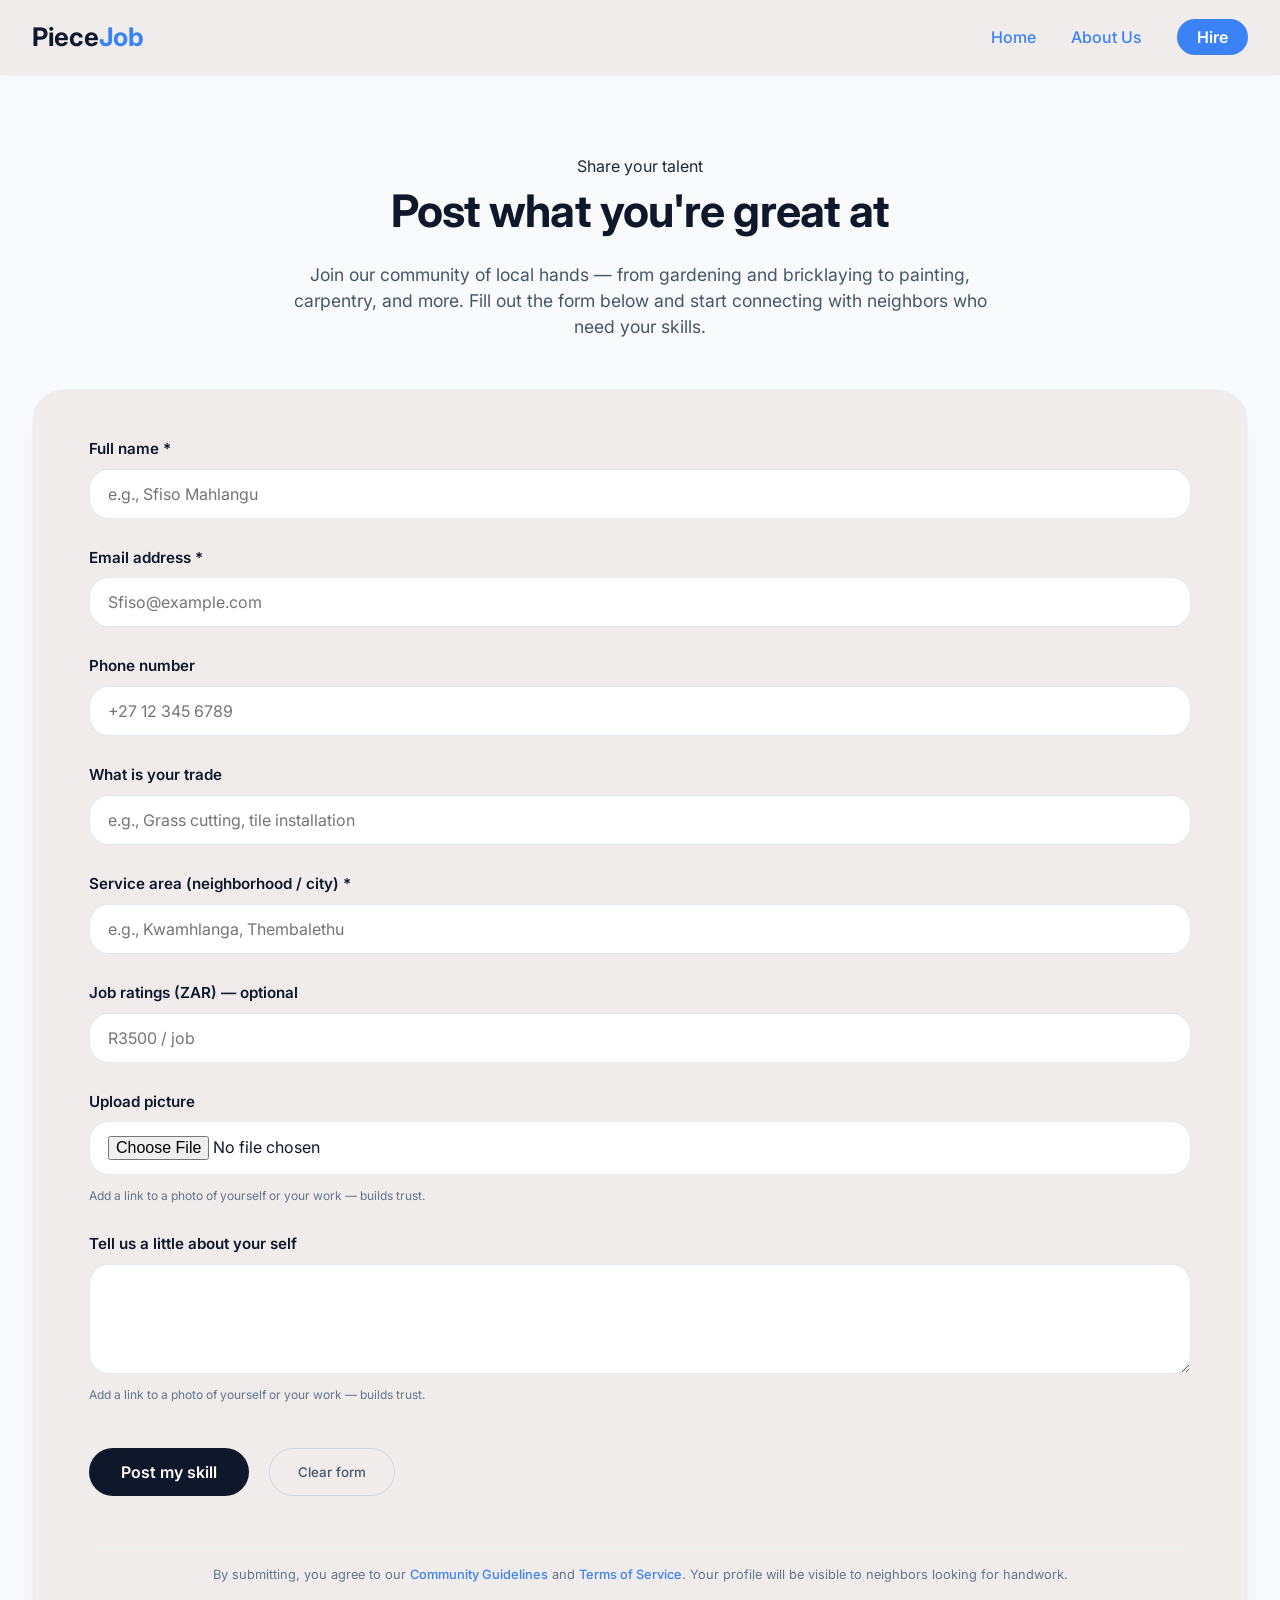
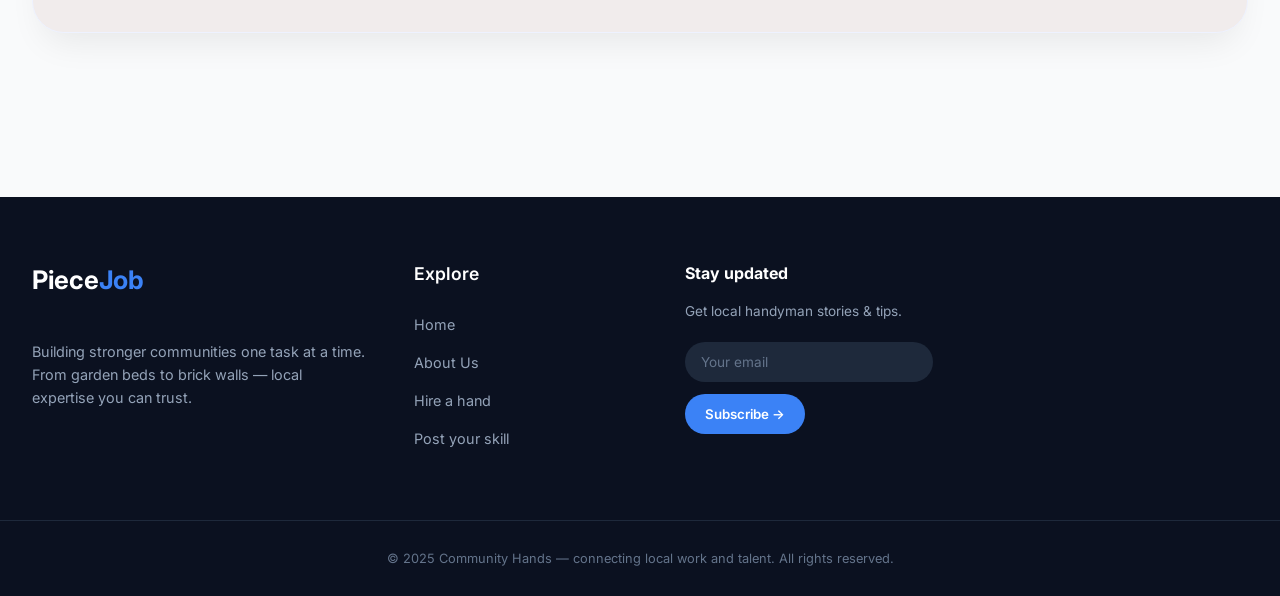
<file: pages/form.html>
<!doctype html>
<html lang="en">
  <head>
    <meta charset="UTF-8" />
    <meta
      name="viewport"
      content="width=device-width, initial-scale=1.0, user-scalable=yes"
    />
    <title>Post Your Skill</title>
    <title>Piece job</title>

    <link
      rel="shortcut icon"
      href="./assets/images/favicon.png"
      type="image/x-icon"
    />
    <!-- Google Fonts -->
    <link
      href="https://fonts.googleapis.com/css2?family=Inter:opsz,wght@14..32,300;14..32,400;14..32,500;14..32,600;14..32,700&display=swap"
      rel="stylesheet"
    />
    <link rel="stylesheet" href="../styles/form.css" />
  </head>
  <body>
    <!-- ================= NAVBAR ================= -->
    <nav class="navbar">
      <div class="container nav-container">
        <a href="../index.html" class="logo">Piece<span>Job</span></a>
        <ul class="nav-links">
          <li><a href="../index.html" class="nav-item">Home</a></li>
          <li><a href="../index.html#about" class="nav-item">About Us</a></li>
          <li>
            <a href="../index.html#hire" class="nav-item hire-btn-nav">Hire</a>
          </li>
        </ul>
      </div>
    </nav>

    <!-- ================= POST YOUR SKILL FORM SECTION ================= -->
    <section class="post-skill-page">
      <div class="container">
        <div class="form-header">
          <span class="section-tag">Share your talent</span>
          <h1>Post what you're great at</h1>
          <p>
            Join our community of local hands — from gardening and bricklaying
            to painting, carpentry, and more. Fill out the form below and start
            connecting with neighbors who need your skills.
          </p>
        </div>

        <div class="form-card">
          <form class="skill-form" action="#" method="post">
            <!-- Full Name -->
            <div class="form-group">
              <label for="fullname">Full name *</label>
              <input
                type="text"
                id="fullname"
                name="fullname"
                placeholder="e.g., Sfiso Mahlangu"
                required
              />
            </div>

            <!-- Email -->
            <div class="form-group">
              <label for="email">Email address *</label>
              <input
                type="email"
                id="email"
                name="email"
                placeholder="Sfiso@example.com"
                required
              />
            </div>

            <!-- Phone -->
            <div class="form-group">
              <label for="phone">Phone number</label>
              <input
                type="tel"
                id="phone"
                name="phone"
                placeholder="+27 12 345 6789"
              />
            </div>

            <!-- Skill / Trade -->
            <!-- <div class="form-group">
              <label for="skill">What is your main handwork skill? *</label>
              <select id="skill" name="skill" required>
                <option value="" disabled selected>Select your trade</option>
                <option value="gardening">Gardening & Landscaping</option>
                <option value="bricklaying">Bricklaying & Masonry</option>
                <option value="painting">Painting & Drywall</option>
                <option value="carpentry">Carpentry & Woodworking</option>
                <option value="plumbing">Plumbing Basics</option>
                <option value="electrical">Electrical (small repairs)</option>
                <option value="handyman">General Handyman</option>
                <option value="cleaning">Deep Cleaning & Organization</option>
                <option value="other">Other (specify below)</option>
              </select>
            </div> -->

            <!-- Other skill (conditional but visible for simplicity) -->
            <div class="form-group">
              <label for="other-skill">What is your trade</label>
              <input
                type="text"
                id="other-skill"
                name="other_skill"
                placeholder="e.g., Grass cutting, tile installation"
              />
            </div>

            <!-- Service area -->
            <div class="form-group">
              <label for="location">Service area (neighborhood / city) *</label>
              <input
                type="text"
                id="location"
                name="location"
                placeholder="e.g., Kwamhlanga, Thembalethu"
                required
              />
            </div>

            <!-- Hourly rate (optional) -->
            <div class="form-group">
              <label for="rate">Job ratings (ZAR) — optional</label>
              <input
                type="text"
                id="rate"
                name="rate"
                placeholder="R3500 / job"
              />
            </div>

            <!-- Profile image preview note (simulated) -->
            <div class="form-group">
              <label for="photo">Upload picture </label>
              <input type="file" id="photo" name="photo" />
              <small class="field-hint"
                >Add a link to a photo of yourself or your work — builds
                trust.</small
              >
            </div>
            <div class="form-group">
              <label for="info">Tell us a little about your self</label>

              <textarea type="text-area" id="info" name="info"></textarea>
              <small class="field-hint"
                >Add a link to a photo of yourself or your work — builds
                trust.</small
              >
            </div>

            <!-- Submit button -->
            <div class="form-actions">
              <button type="submit" class="btn-submit">Post my skill</button>
              <button type="reset" class="btn-reset">Clear form</button>
            </div>

            <p class="form-note">
              By submitting, you agree to our
              <a href="#">Community Guidelines</a> and
              <a href="#">Terms of Service</a>. Your profile will be visible to
              neighbors looking for handwork.
            </p>
          </form>
        </div>
      </div>
    </section>

    <!-- ================= FOOTER ================= -->
    <footer class="footer">
      <div class="container footer-container">
        <div class="footer-brand">
          <div class="logo">Piece<span>Job</span></div>
          <p>
            Building stronger communities one task at a time. From garden beds
            to brick walls — local expertise you can trust.
          </p>
        </div>
        <div class="footer-links">
          <h4>Explore</h4>
          <ul>
            <li><a href="index.html#home">Home</a></li>
            <li><a href="index.html#about">About Us</a></li>
            <li><a href="index.html#hire">Hire a hand</a></li>
            <li><a href="../pages/form.html">Post your skill</a></li>
          </ul>
        </div>

        <div class="footer-newsletter">
          <h4>Stay updated</h4>
          <p>Get local handyman stories & tips.</p>
          <form class="newsletter-form" action="#" method="post">
            <input type="email" placeholder="Your email" required />
            <button type="submit">Subscribe →</button>
          </form>
        </div>
      </div>
      <div class="footer-bottom">
        <div class="container">
          <p>
            &copy; 2025 Community Hands — connecting local work and talent. All
            rights reserved.
          </p>
        </div>
      </div>
    </footer>
  </body>
</html>
</file>
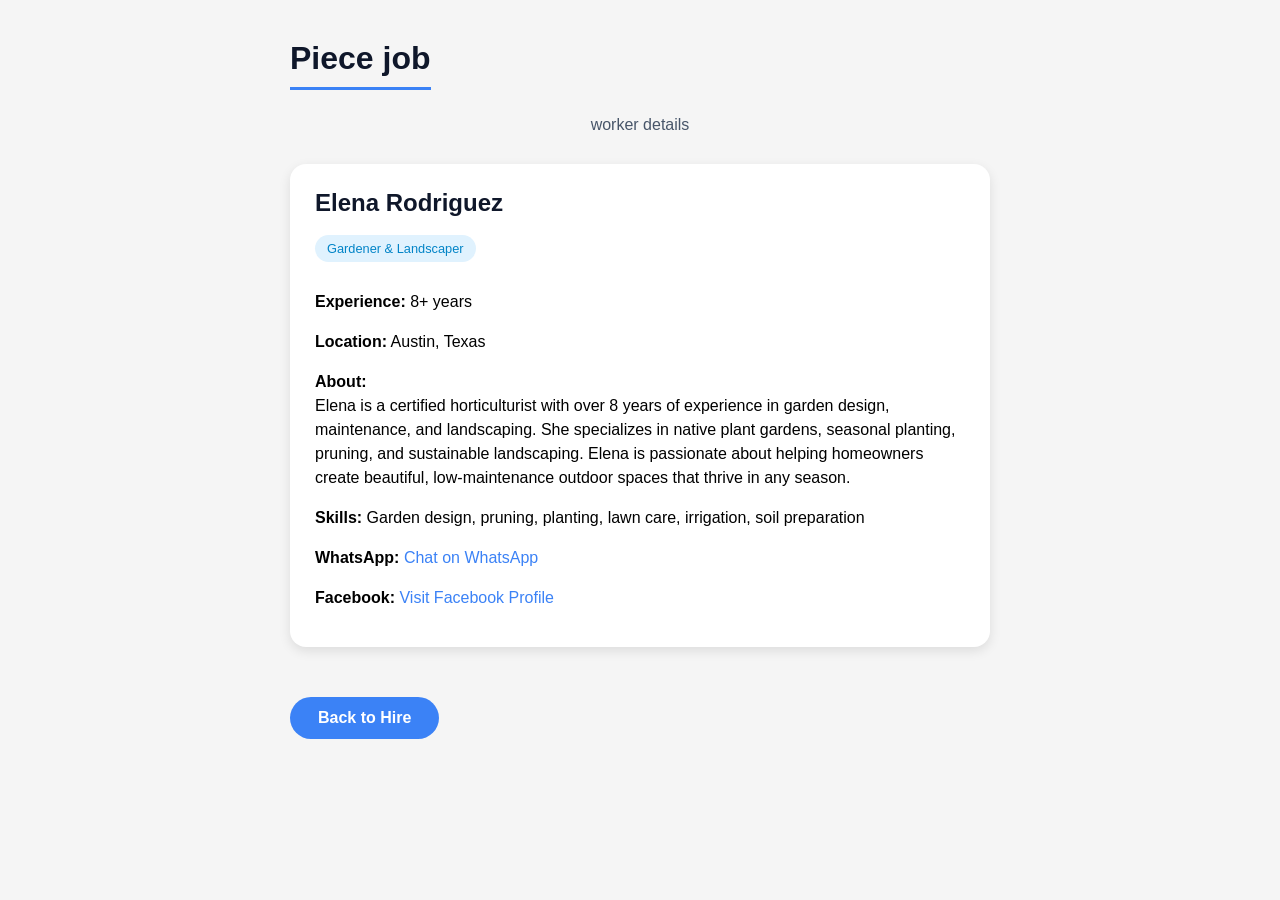
<file: pages/worker_details.html>
<!doctype html>
<html lang="en">
  <head>
    <meta charset="UTF-8" />
    <title>Woker <details></details></title>
    <link rel="stylesheet" href="../styles/worker_details.css" />
  </head>
  <body>
    <h1>Piece job</h1>
    <p class="subtitle">worker details</p>

    <!-- Worker: Elena Rodriguez -->
    <div class="worker-card">
      <h2>Elena Rodriguez</h2>
      <p class="work-tag">Gardener & Landscaper</p>

      <p><strong>Experience:</strong> 8+ years</p>
      <p><strong>Location:</strong> Austin, Texas</p>

      <p>
        <strong>About:</strong><br />
        Elena is a certified horticulturist with over 8 years of experience in
        garden design, maintenance, and landscaping. She specializes in native
        plant gardens, seasonal planting, pruning, and sustainable landscaping.
        Elena is passionate about helping homeowners create beautiful,
        low-maintenance outdoor spaces that thrive in any season.
      </p>

      <p>
        <strong>Skills:</strong> Garden design, pruning, planting, lawn care,
        irrigation, soil preparation
      </p>

      <p>
        <strong>WhatsApp:</strong>
        <a
          href="https://wa.me/0604061400?text=Hi%20Elena%2C%20I%20want%20to%20hire%20you%20for%20gardening"
          >Chat on WhatsApp</a
        >
      </p>

      <p>
        <strong>Facebook:</strong>
        <a href="https://facebook.com/elena.rodriguez"
          >Visit Facebook Profile</a
        >
      </p>
    </div>
    <a href="../index.html#hire" class="back-btn">Back to Hire</a>
  </body>
</html>
</file>
<file: styles/form.css>
/* style.css - Community Hands Website*/
* {
  margin: 0;
  padding: 0;
  box-sizing: border-box;
}

body {
  font-family: "Inter", sans-serif;
  background-color: #ffffff;
  color: #1f2937;
  line-height: 1.5;
  scroll-behavior: smooth;
}

.container {
  max-width: 1280px;
  margin: 0 auto;
  padding: 0 32px;
}

/* ========== NAVBAR ========== */
.navbar {
  background-color: #f1ecec;
  box-shadow:
    0 1px 3px rgba(0, 0, 0, 0.05),
    0 1px 2px rgba(0, 0, 0, 0.03);
  position: sticky;
  top: 0;
  z-index: 100;
  backdrop-filter: blur(8px);
}

.nav-container {
  display: flex;
  justify-content: space-between;
  align-items: center;
  padding: 18px 32px;
}

.logo {
  font-size: 1.6rem;
  font-weight: 700;
  text-decoration: none;
  color: #0f172a;
  letter-spacing: -0.3px;
}

.logo span {
  color: #3b82f6;
}

.nav-links {
  display: flex;
  gap: 2.2rem;
  list-style: none;
  align-items: center;
}

.nav-item {
  text-decoration: none;
  font-weight: 500;
  color: #3b82f6;
  transition: color 0.2s ease;
  font-size: 1rem;
  position: relative;
  padding-bottom: 4px;
}

.nav-item:hover {
  border-bottom: 2px solid #3b82f6;
  color: #3b82f6;
  padding: 5px 8px 5px 8px;
  border-radius: 40px;
  font-weight: 600;
  transition: all 0.2s;
}

.hire-btn-nav {
  background: #3b82f6;
  color: white;
  padding: 8px 20px;
  border-radius: 40px;
  font-weight: 600;
  transition: all 0.2s;
}

.hire-btn-nav:hover {
  background: #3b82f6;
  color: white;
  padding: 8px 20px;
  border-radius: 40px;
  font-weight: 600;
  transition: all 0.2s;
}

/* ========== POST SKILL PAGE STYLES ========== */
.post-skill-page {
  padding: 80px 0 100px 0;
  background: #f9fafb;
}

.form-header {
  text-align: center;
  max-width: 720px;
  margin: 0 auto 48px auto;
}

.form-header h1 {
  font-size: 2.8rem;
  font-weight: 700;
  color: #0f172a;
  margin-bottom: 16px;
  letter-spacing: -0.02em;
}

.form-header p {
  font-size: 1.1rem;
  color: #475569;
  line-height: 1.5;
}

.form-card {
  background-color: #f1ecec;
  border-radius: 32px;
  box-shadow: 0 20px 35px -12px rgba(0, 0, 0, 0.08);
  padding: 48px 56px;
  margin-bottom: 64px;
  border: 1px solid #eef2ff;
}

.skill-form {
  display: flex;
  flex-direction: column;
  gap: 28px;
}

.form-group {
  display: flex;
  flex-direction: column;
  gap: 8px;
}

.form-group label {
  font-weight: 600;
  color: #0f172a;
  font-size: 0.95rem;
}

.form-group input,
.form-group select,
.form-group textarea {
  padding: 14px 18px;
  border: 1.5px solid #e2e8f0;
  border-radius: 20px;
  font-family: "Inter", sans-serif;
  font-size: 1rem;
  transition: all 0.2s ease;
  background: #ffffff;
  color: #0f172a;
}

.form-group input:focus,
.form-group select:focus,
.form-group textarea:focus {
  outline: none;
  border-color: #3b82f6;
  box-shadow: 0 0 0 3px rgba(59, 130, 246, 0.1);
}

.form-group textarea {
  resize: vertical;
  min-height: 110px;
}

.field-hint {
  font-size: 0.75rem;
  color: #64748b;
  margin-top: 4px;
}

.form-actions {
  display: flex;
  gap: 20px;
  margin-top: 16px;
  flex-wrap: wrap;
}

.btn-submit {
  background: #0f172a;
  color: white;
  padding: 14px 32px;
  border-radius: 60px;
  font-weight: 600;
  font-size: 1rem;
  border: none;
  cursor: pointer;
  transition: all 0.25s;
  font-family: "Inter", sans-serif;
}

.btn-submit:hover {
  background: #3b82f6;
  transform: translateY(-2px);
  box-shadow: 0 8px 20px rgba(59, 130, 246, 0.25);
}

.btn-reset {
  background: transparent;
  border: 1.5px solid #cbd5e1;
  color: #475569;
  padding: 14px 28px;
  border-radius: 60px;
  font-weight: 500;
  cursor: pointer;
  transition: all 0.2s;
  font-family: "Inter", sans-serif;
}

.btn-reset:hover {
  background: #f1f5f9;
  border-color: #94a3b8;
  color: #0f172a;
}

.form-note {
  font-size: 0.8rem;
  color: #64748b;
  text-align: center;
  margin-top: 24px;
  padding-top: 16px;
  border-top: 1px solid #edf2f7;
}

.form-note a {
  color: #3b82f6;
  text-decoration: none;
  font-weight: 500;
}

.form-note a:hover {
  text-decoration: underline;
}

/* Recent skills preview */
.recent-skills-preview {
  background: white;
  border-radius: 28px;
  padding: 40px 48px;
  text-align: center;
  border: 1px solid #eef2ff;
  box-shadow: 0 8px 20px rgba(0, 0, 0, 0.02);
}

.preview-header span {
  font-size: 0.85rem;
  text-transform: uppercase;
  letter-spacing: 1px;
  color: #3b82f6;
  font-weight: 600;
}

.preview-header h3 {
  font-size: 1.6rem;
  color: #0f172a;
  margin: 12px 0 28px 0;
}

.mini-skills-list {
  display: flex;
  flex-wrap: wrap;
  justify-content: center;
  gap: 16px;
}

.mini-skill {
  background: #f1f5f9;
  padding: 10px 22px;
  border-radius: 60px;
  font-size: 0.9rem;
  font-weight: 500;
  color: #1e293b;
  transition: all 0.2s;
}

.mini-skill:hover {
  background: #e0f2fe;
  transform: translateY(-2px);
}

/* ========== FOOTER ========== */
.footer {
  background: #0b1120;
  color: #cbd5e1;
  padding-top: 64px;
  margin-top: 0;
}

.footer-container {
  display: grid;
  grid-template-columns: 1.5fr 1fr 1fr 1.2fr;
  gap: 48px;
  padding-bottom: 56px;
}

.footer-brand .logo {
  color: white;
  margin-bottom: 20px;
  display: inline-block;
}

.footer-brand p {
  margin: 20px 0 24px;
  line-height: 1.6;
  color: #94a3b8;
  font-size: 0.9rem;
}

.social-icons {
  display: flex;
  gap: 18px;
}

.social-icons a {
  text-decoration: none;
  font-size: 1.5rem;
  opacity: 0.8;
  transition: opacity 0.2s;
}

.social-icons a:hover {
  opacity: 1;
}

.footer-links h4 {
  color: white;
  font-size: 1.1rem;
  font-weight: 600;
  margin-bottom: 24px;
}

.footer-links ul {
  list-style: none;
}

.footer-links li {
  margin-bottom: 14px;
}

.footer-links a {
  text-decoration: none;
  color: #94a3b8;
  transition: color 0.2s;
  font-size: 0.9rem;
}

.footer-links a:hover {
  color: white;
}

.footer-newsletter h4 {
  color: white;
  margin-bottom: 16px;
}

.footer-newsletter p {
  font-size: 0.85rem;
  margin-bottom: 20px;
  color: #94a3b8;
}

.newsletter-form {
  display: flex;
  gap: 12px;
  flex-wrap: wrap;
}

.newsletter-form input {
  flex: 1;
  padding: 12px 16px;
  border-radius: 60px;
  border: none;
  background: #1e293b;
  color: white;
  font-family: inherit;
  outline: none;
  font-size: 0.85rem;
}

.newsletter-form input::placeholder {
  color: #64748b;
}

.newsletter-form button {
  background: #3b82f6;
  border: none;
  padding: 0 20px;
  border-radius: 60px;
  color: white;
  font-weight: 600;
  cursor: pointer;
  transition: background 0.2s;
  font-family: inherit;
  height: 40px;
}

.newsletter-form button:hover {
  background: #2563eb;
}

.footer-bottom {
  border-top: 1px solid #1e293b;
  padding: 28px 0;
  text-align: center;
  font-size: 0.8rem;
  color: #64748b;
}

/* ========== RESPONSIVE ========== */
@media (max-width: 1024px) {
  .hero-grid {
    grid-template-columns: 1fr;
    text-align: center;
    gap: 32px;
  }
  .hero-content p {
    max-width: 100%;
  }
  .hero-stats {
    justify-content: center;
  }
  .hero-buttons {
    justify-content: center;
  }
  .about-grid {
    grid-template-columns: repeat(2, 1fr);
  }
  .footer-container {
    grid-template-columns: 1fr 1fr;
    gap: 40px;
  }
  .form-card {
    padding: 32px 36px;
  }
  .form-header h1 {
    font-size: 2.3rem;
  }
}

@media (max-width: 768px) {
  .container {
    padding: 0 24px;
  }
  .nav-container {
    flex-direction: column;
    gap: 16px;
    padding: 18px 24px;
  }
  .nav-links {
    gap: 1.5rem;
    flex-wrap: wrap;
    justify-content: center;
  }
  .hero-content h1 {
    font-size: 2.4rem;
  }
  .about-grid {
    grid-template-columns: 1fr;
    gap: 24px;
  }
  .cards-grid {
    grid-template-columns: 1fr;
  }
  .footer-container {
    grid-template-columns: 1fr;
    text-align: center;
  }
  .social-icons {
    justify-content: center;
  }
  .newsletter-form {
    justify-content: center;
  }
  .section-header h2 {
    font-size: 1.9rem;
  }
  .hero-stats {
    flex-wrap: wrap;
    justify-content: center;
    gap: 28px;
  }
  .form-card {
    padding: 28px 20px;
  }
  .form-actions {
    flex-direction: column;
  }
  .btn-submit,
  .btn-reset {
    width: 100%;
    text-align: center;
    justify-content: center;
  }
  .form-header h1 {
    font-size: 1.9rem;
  }
  .preview-header h3 {
    font-size: 1.3rem;
  }
  .mini-skills-list {
    flex-direction: column;
    align-items: center;
  }
  .mini-skill {
    width: 100%;
    text-align: center;
  }
}
</file>
<file: styles/worker_details.css>
body {
  font-family: Arial, Helvetica, sans-serif;
  background-color: #f5f5f5;
  margin: 0;
  padding: 40px;
  max-width: 700px;
  margin: 0 auto;
}

h1 {
  color: #0f172a;
  text-align: center;
  border-bottom: 3px solid #3b82f6;
  display: inline-block;
  width: auto;
  margin: 0 auto 10px auto;
  padding-bottom: 10px;
}

.subtitle {
  text-align: center;
  color: #475569;
  margin-bottom: 30px;
}

.worker-card {
  background: white;
  border-radius: 16px;
  padding: 25px;
  box-shadow: 0 4px 12px rgba(0, 0, 0, 0.1);
}

.worker-card h2 {
  color: #0f172a;
  margin-top: 0;
  margin-bottom: 5px;
}

.work-tag {
  display: inline-block;
  background: #e0f2fe;
  color: #0284c7;
  padding: 4px 12px;
  border-radius: 20px;
  font-size: 0.8rem;
  margin-bottom: 20px;
}

.worker-card p {
  margin-bottom: 12px;
  line-height: 1.5;
}

.worker-card a {
  color: #3b82f6;
  text-decoration: none;
}

.worker-card a:hover {
  text-decoration: underline;
}

.back-btn {
  margin-top: 50px;
  margin-left: 0px;
  background: #3b82f6;
  color: white;
  padding: 12px 28px;
  border: none;
  border-radius: 40px;
  text-decoration: none;
  font-weight: 600;
  transition: all 0.25s;
  display: inline-block;
}
</file>
